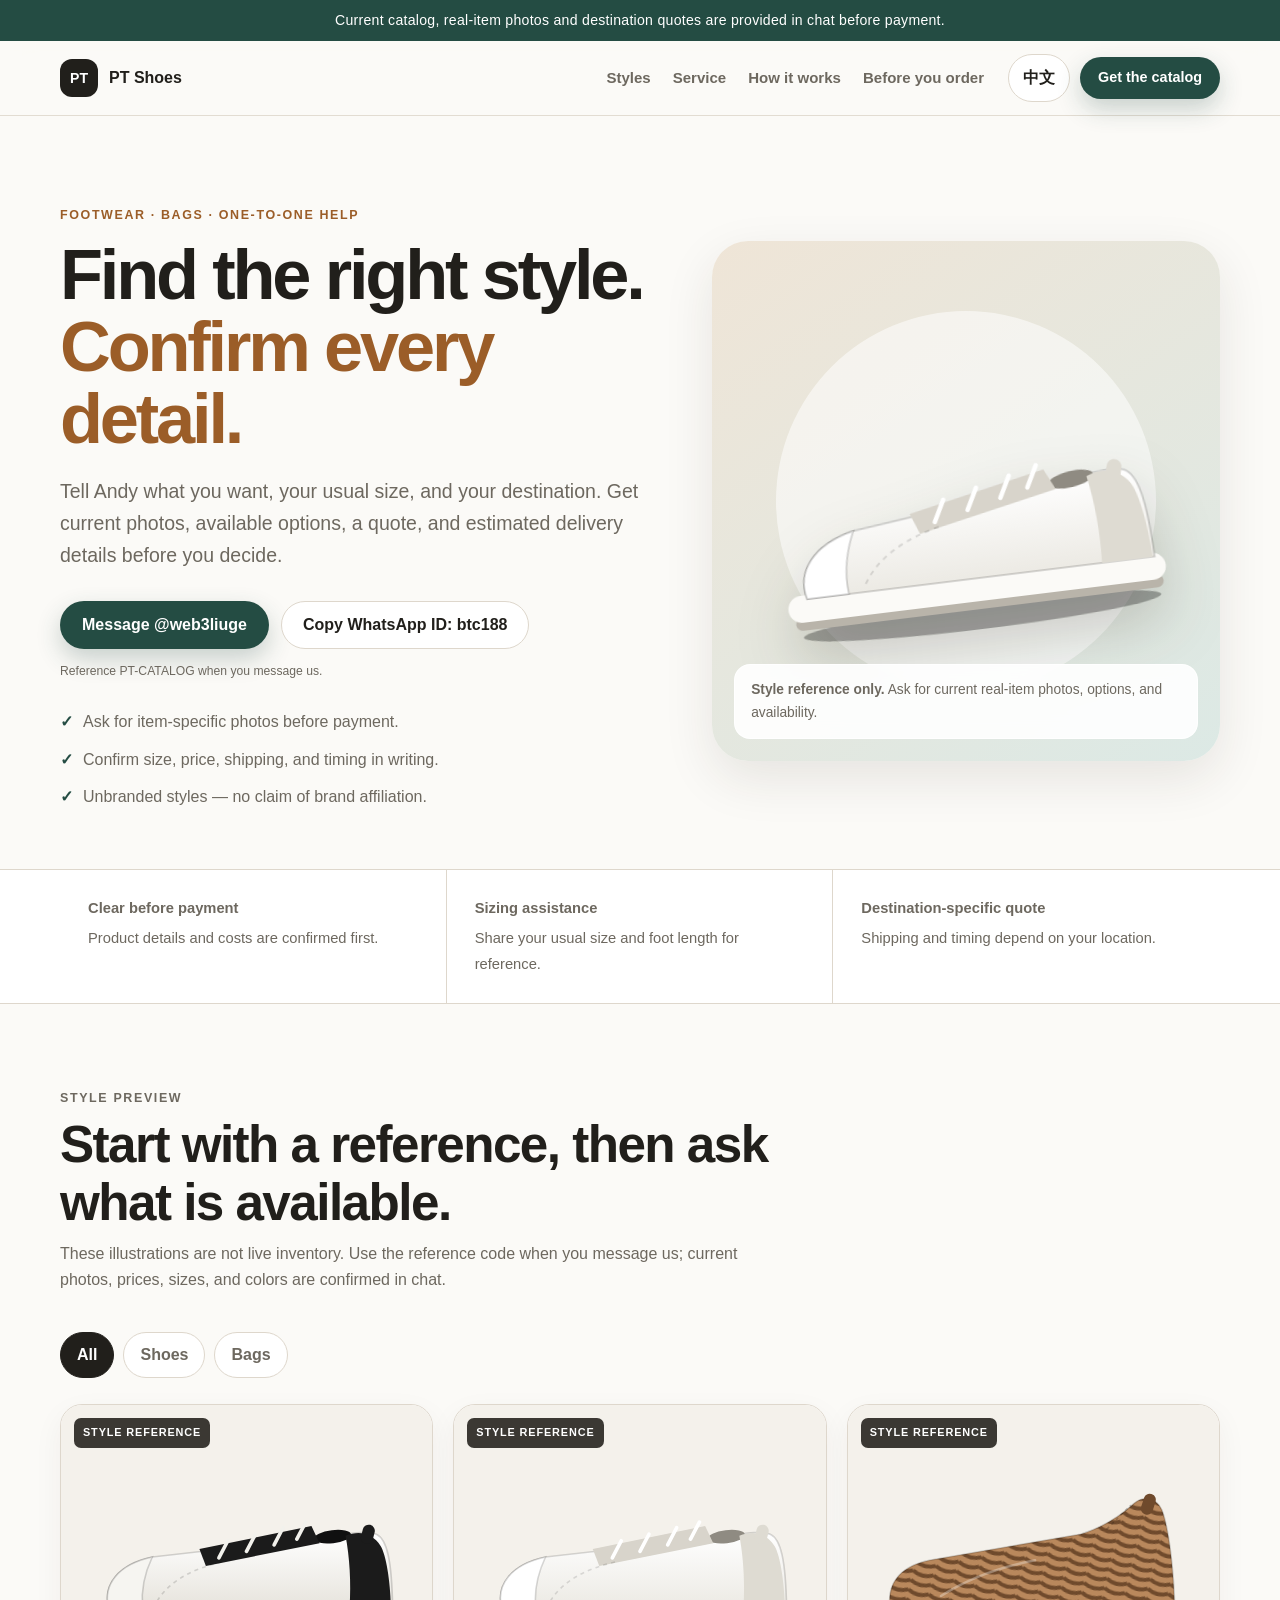
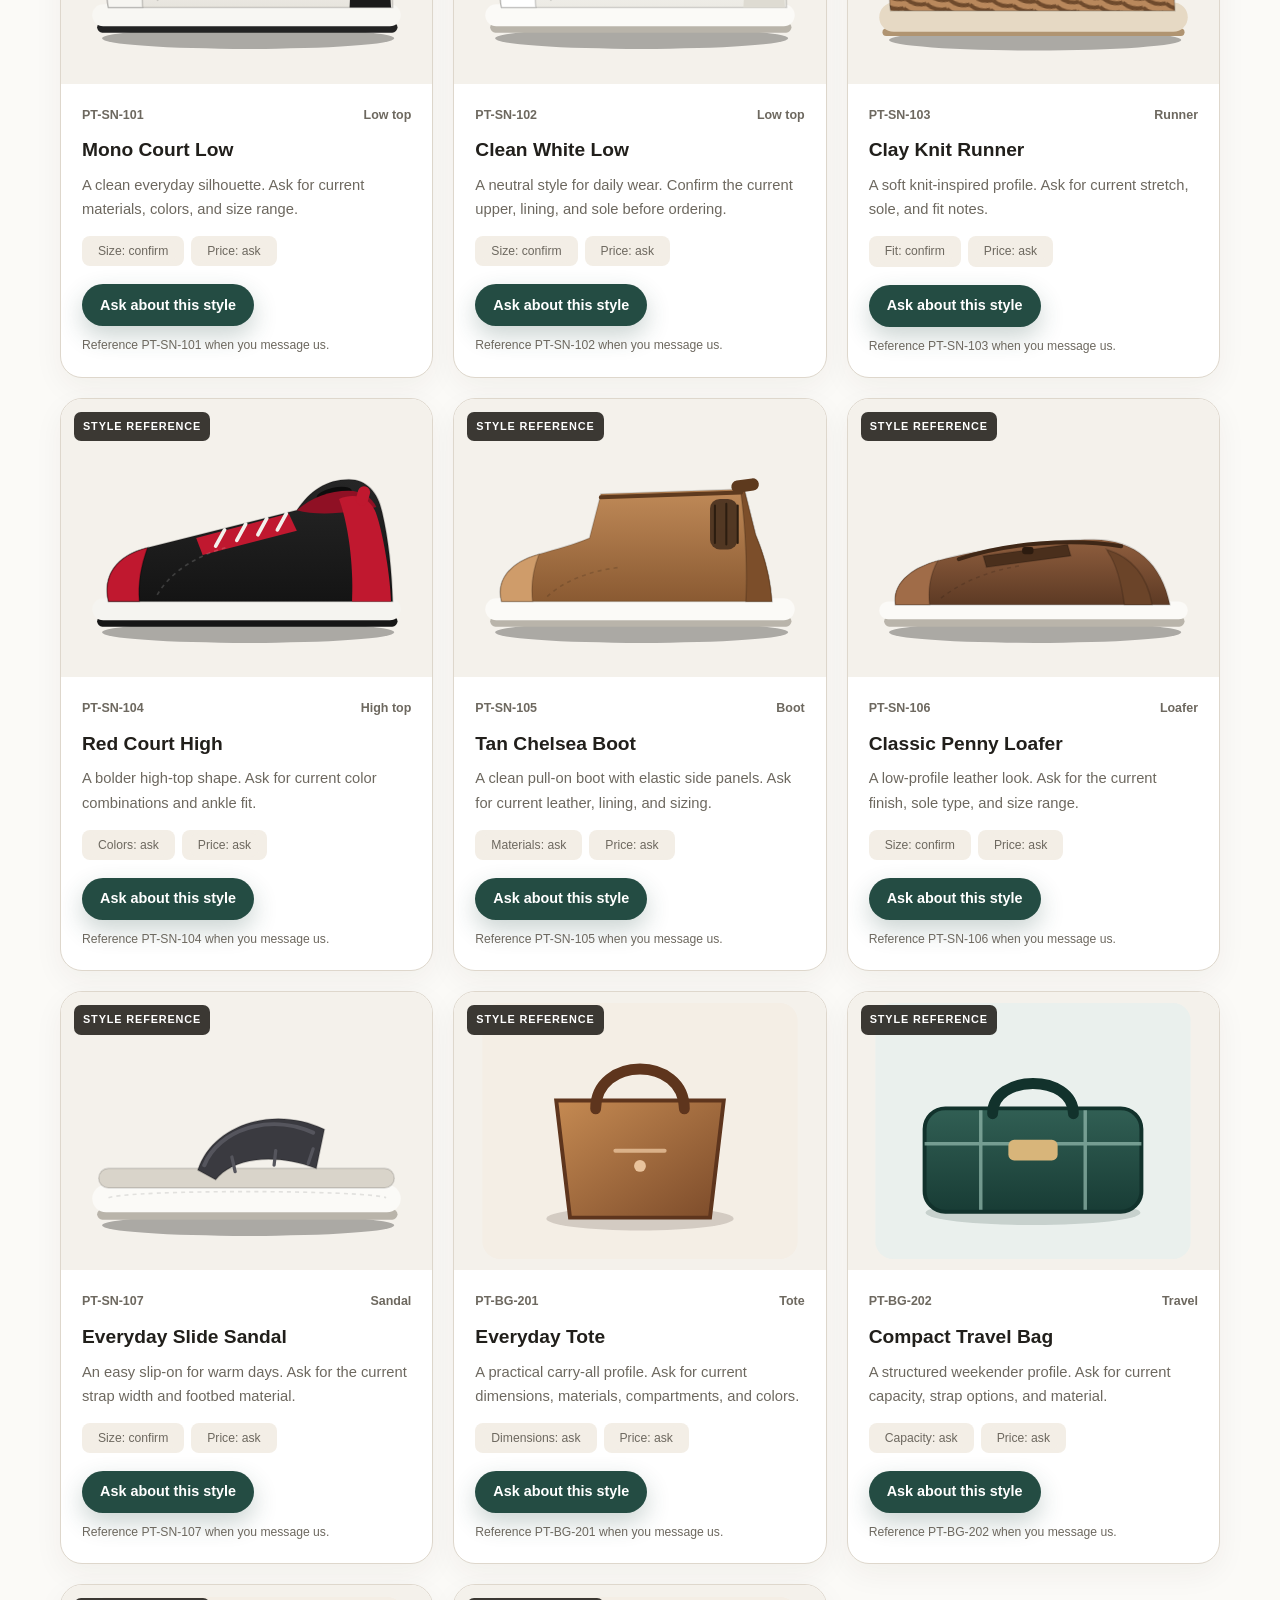
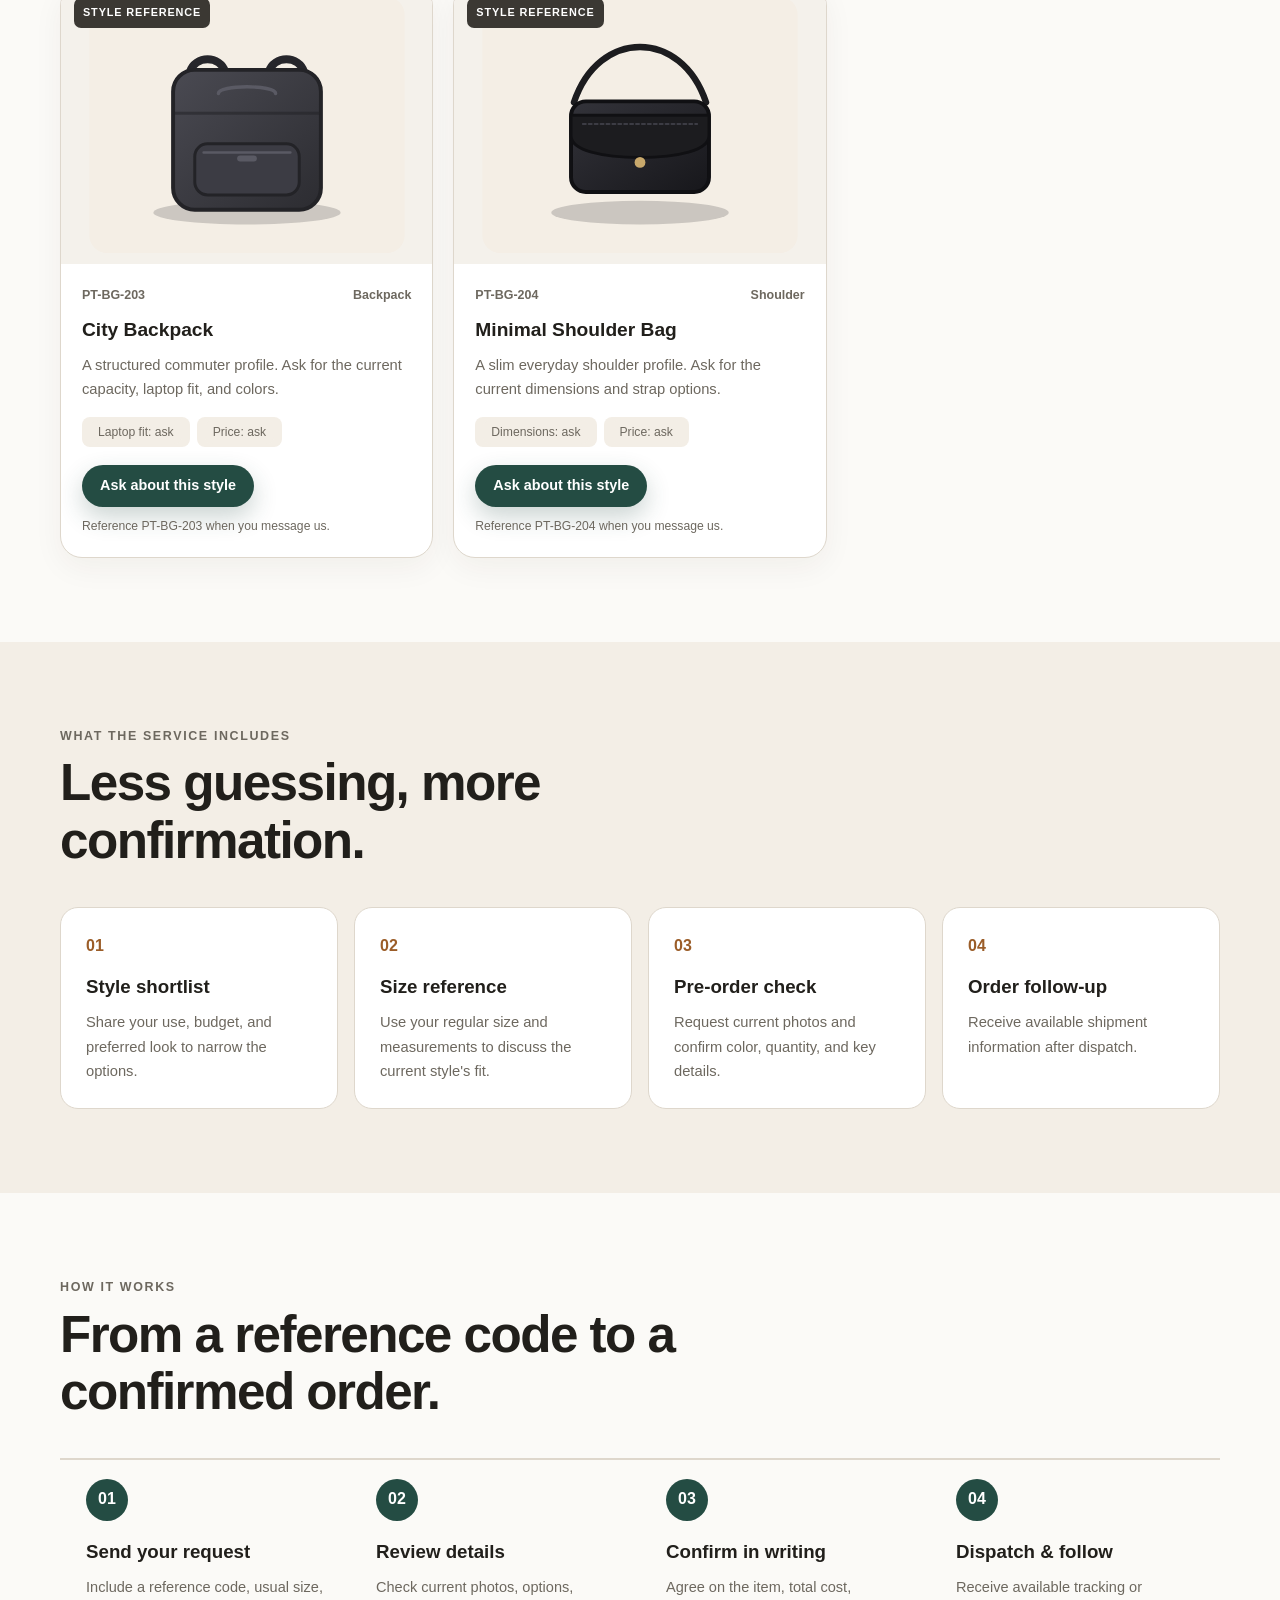
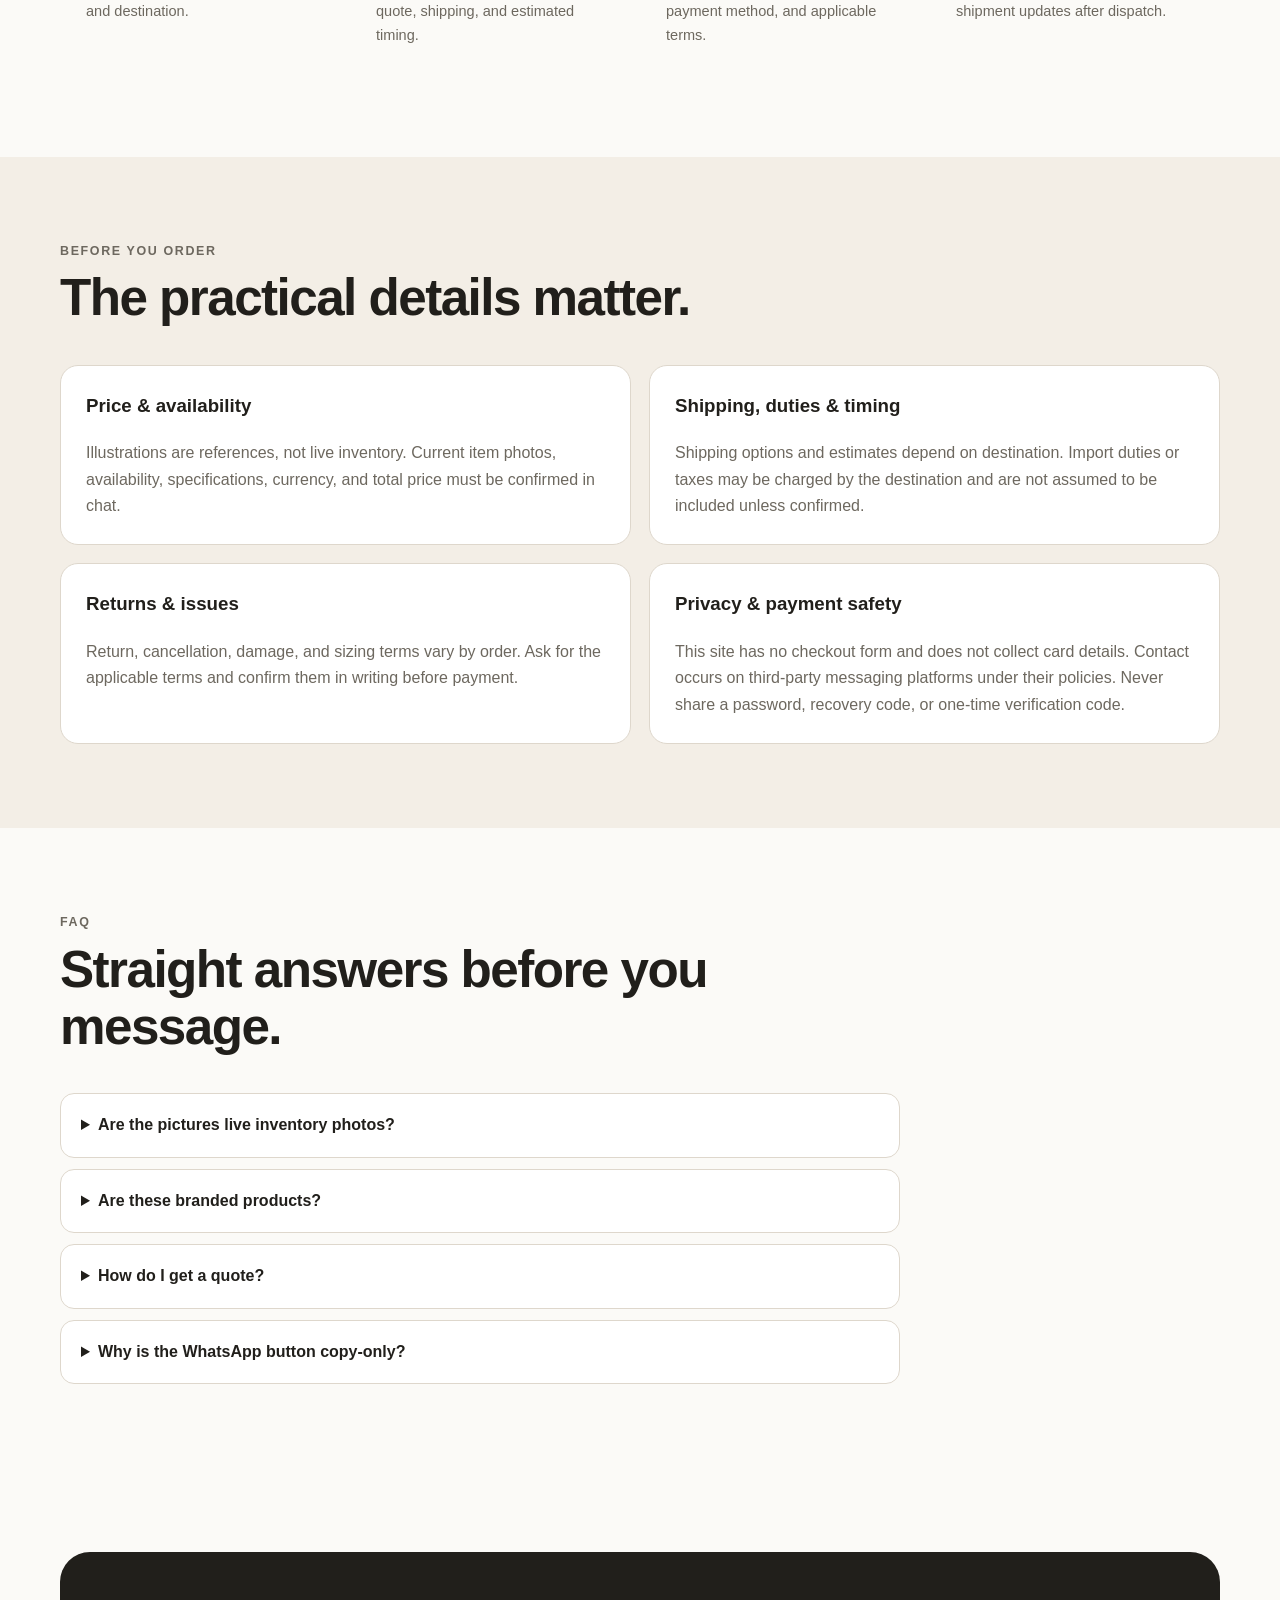
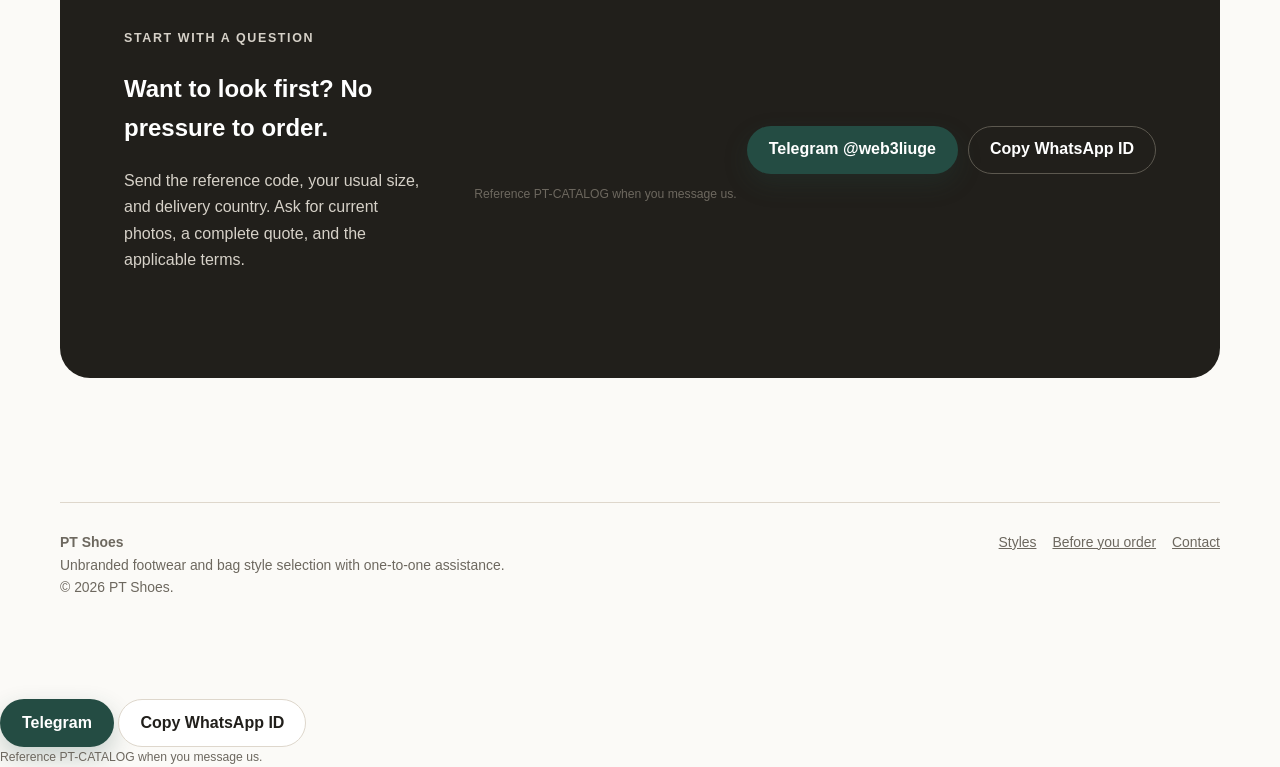
<file: index.html>
<!doctype html>
<html lang="en">
<head>
  <meta charset="utf-8" />
  <meta name="viewport" content="width=device-width, initial-scale=1" />
  <meta name="theme-color" content="#fbfaf7" />
  <title>PT Shoes | Unbranded Footwear &amp; Bag Selection</title>
  <meta name="description" content="Explore unbranded footwear and bag styles with one-to-one help on current photos, sizing, pricing, shipping, and availability. English and Chinese support." />
  <meta name="robots" content="index,follow" />
  <link rel="canonical" href="https://ptshoes.us.ci/" />
  <link rel="manifest" href="/site.webmanifest" />
  <link rel="icon" type="image/svg+xml" href="/site-icon.svg" />
  <meta property="og:type" content="website" />
  <meta property="og:site_name" content="PT Shoes" />
  <meta property="og:title" content="PT Shoes | Unbranded Footwear &amp; Bag Selection" />
  <meta property="og:description" content="Ask for current photos, available sizes, a quote, and destination-specific shipping before you decide." />
  <meta property="og:url" content="https://ptshoes.us.ci/" />
  <meta property="og:image" content="https://ptshoes.us.ci/og-image.png" />
  <meta name="twitter:card" content="summary_large_image" />
  <link rel="stylesheet" href="./styles.css" />
  <script type="application/ld+json">
  {
    "@context": "https://schema.org",
    "@type": "Organization",
    "name": "PT Shoes",
    "url": "https://ptshoes.us.ci/",
    "description": "One-to-one selection assistance for unbranded footwear, bags, and accessories.",
    "sameAs": ["https://t.me/web3liuge"],
    "contactPoint": {
      "@type": "ContactPoint",
      "contactType": "sales",
      "url": "https://t.me/web3liuge",
      "availableLanguage": ["English", "Chinese"]
    }
  }
  </script>
  <script type="application/ld+json">
  {
    "@context": "https://schema.org",
    "@type": "FAQPage",
    "mainEntity": [
      {"@type":"Question","name":"Are the pictures live inventory photos?","acceptedAnswer":{"@type":"Answer","text":"No. Illustrations on this page are style references. Ask for current, item-specific photos and availability before ordering."}},
      {"@type":"Question","name":"How do I get a price and shipping quote?","acceptedAnswer":{"@type":"Answer","text":"Send the reference code, your size, and destination through Telegram. Price, shipping, timing, and any applicable terms are confirmed before payment."}},
      {"@type":"Question","name":"Are these branded products?","acceptedAnswer":{"@type":"Answer","text":"No. This page presents unbranded styles and does not claim affiliation with or authorization from any third-party brand."}}
    ]
  }
  </script>
</head>
<body data-site-lang="en">
  <a class="skip-link" href="#catalog"><span lang="en">Skip to styles</span><span lang="zh-CN">跳到款式</span></a>

  <div class="notice">
    <span lang="en">Current catalog, real-item photos and destination quotes are provided in chat before payment.</span>
    <span lang="zh-CN">付款前通过聊天确认当前目录、商品实拍与目的地报价。</span>
  </div>

  <header class="site-header">
    <div class="wrap nav">
      <a class="logo" href="#top" aria-label="PT Shoes home"><span class="logo-mark">PT</span><span>PT Shoes</span></a>
      <nav class="nav-links" aria-label="Primary navigation">
        <a href="#catalog"><span lang="en">Styles</span><span lang="zh-CN">款式</span></a>
        <a href="#service"><span lang="en">Service</span><span lang="zh-CN">服务</span></a>
        <a href="#process"><span lang="en">How it works</span><span lang="zh-CN">购买流程</span></a>
        <a href="#policies"><span lang="en">Before you order</span><span lang="zh-CN">下单须知</span></a>
      </nav>
      <div class="nav-actions">
        <button class="lang-toggle" type="button" data-language-toggle aria-label="切换到中文">中文</button>
        <a class="btn btn-primary btn-small" href="https://t.me/web3liuge" target="_blank" rel="noopener">
          <span lang="en">Get the catalog</span><span lang="zh-CN">获取目录</span>
        </a>
      </div>
    </div>
  </header>

  <main id="top">
    <section class="hero">
      <div class="wrap hero-grid">
        <div>
          <p class="eyebrow"><span lang="en">Footwear · Bags · One-to-one help</span><span lang="zh-CN">鞋履 · 包袋 · 一对一咨询</span></p>
          <h1>
            <span lang="en">Find the right style. <em>Confirm every detail.</em></span>
            <span lang="zh-CN">找到喜欢的款式，<em>下单前确认每个细节。</em></span>
          </h1>
          <p class="hero-lead">
            <span lang="en">Tell Andy what you want, your usual size, and your destination. Get current photos, available options, a quote, and estimated delivery details before you decide.</span>
            <span lang="zh-CN">告诉 Andy 你的款式需求、常穿尺码和收货地区。决定下单前，先获取当前实拍、可选规格、报价和预计配送信息。</span>
          </p>
          <div class="hero-actions">
            <a class="btn btn-primary" href="https://t.me/web3liuge" target="_blank" rel="noopener" data-inquiry="PT-CATALOG">
              <span lang="en">Message @web3liuge</span><span lang="zh-CN">联系 @web3liuge</span>
            </a>
            <button class="btn btn-secondary" type="button" data-copy-whatsapp>
              <span lang="en">Copy WhatsApp ID: btc188</span><span lang="zh-CN">复制 WhatsApp ID：btc188</span>
            </button>
          </div>
          <ul class="proof-list">
            <li><b>✓</b><span lang="en">Ask for item-specific photos before payment.</span><span lang="zh-CN">付款前可索取具体商品实拍。</span></li>
            <li><b>✓</b><span lang="en">Confirm size, price, shipping, and timing in writing.</span><span lang="zh-CN">以文字确认尺码、价格、运费和时效。</span></li>
            <li><b>✓</b><span lang="en">Unbranded styles — no claim of brand affiliation.</span><span lang="zh-CN">仅展示无品牌款式，不声称与任何品牌有关联。</span></li>
          </ul>
        </div>
        <div class="hero-visual" aria-label="Unbranded sneaker style illustration">
          <img src="./assets/shoes/court-low-white.svg" alt="Illustration of an unbranded white low-top sneaker" width="420" height="300" />
          <div class="visual-note">
            <span lang="en"><strong>Style reference only.</strong> Ask for current real-item photos, options, and availability.</span>
            <span lang="zh-CN"><strong>仅作款式参考。</strong>请联系获取当前商品实拍、可选规格和库存情况。</span>
          </div>
        </div>
      </div>
    </section>

    <section class="trust-strip" aria-label="Service principles">
      <div class="wrap trust-grid">
        <div class="trust-item"><strong><span lang="en">Clear before payment</span><span lang="zh-CN">付款前说明清楚</span></strong><span lang="en">Product details and costs are confirmed first.</span><span lang="zh-CN">先确认商品信息和全部费用。</span></div>
        <div class="trust-item"><strong><span lang="en">Sizing assistance</span><span lang="zh-CN">尺码协助</span></strong><span lang="en">Share your usual size and foot length for reference.</span><span lang="zh-CN">提供常穿尺码和脚长作为参考。</span></div>
        <div class="trust-item"><strong><span lang="en">Destination-specific quote</span><span lang="zh-CN">按目的地报价</span></strong><span lang="en">Shipping and timing depend on your location.</span><span lang="zh-CN">运费与时效根据收货地区确认。</span></div>
      </div>
    </section>

    <section id="catalog" class="section">
      <div class="wrap">
        <div class="section-head">
          <p class="eyebrow"><span lang="en">Style preview</span><span lang="zh-CN">款式预览</span></p>
          <h2><span lang="en">Start with a reference, then ask what is available.</span><span lang="zh-CN">先选参考款，再确认当前可选商品。</span></h2>
          <p><span lang="en">These illustrations are not live inventory. Use the reference code when you message us; current photos, prices, sizes, and colors are confirmed in chat.</span><span lang="zh-CN">以下插画并非实时库存。咨询时请发送参考编号，当前实拍、价格、尺码和颜色以聊天确认结果为准。</span></p>
        </div>
        <div class="filters" aria-label="Filter style references">
          <button class="filter is-active" type="button" data-filter="all" aria-pressed="true"><span lang="en">All</span><span lang="zh-CN">全部</span></button>
          <button class="filter" type="button" data-filter="shoes" aria-pressed="false"><span lang="en">Shoes</span><span lang="zh-CN">鞋履</span></button>
          <button class="filter" type="button" data-filter="bags" aria-pressed="false"><span lang="en">Bags</span><span lang="zh-CN">包袋</span></button>
        </div>
        <div class="product-grid">
          <article class="product-card" data-category="shoes">
            <div class="product-media"><span class="reference-badge">STYLE REFERENCE</span><img src="./assets/shoes/court-low-panda.svg" alt="Black and white unbranded court shoe illustration" width="420" height="300" loading="lazy" /></div>
            <div class="product-body"><div class="product-meta"><span>PT-SN-101</span><span><span lang="en">Low top</span><span lang="zh-CN">低帮</span></span></div><h3><span lang="en">Mono Court Low</span><span lang="zh-CN">黑白低帮板鞋</span></h3><p><span lang="en">A clean everyday silhouette. Ask for current materials, colors, and size range.</span><span lang="zh-CN">简洁日常轮廓。可咨询当前材质、颜色和尺码范围。</span></p><div class="specs"><span><span lang="en">Size: confirm</span><span lang="zh-CN">尺码：确认</span></span><span><span lang="en">Price: ask</span><span lang="zh-CN">价格：咨询</span></span></div><div class="product-actions"><a class="btn btn-primary btn-small" href="https://t.me/web3liuge" target="_blank" rel="noopener" data-inquiry="PT-SN-101"><span lang="en">Ask about this style</span><span lang="zh-CN">咨询这款</span></a></div></div>
          </article>
          <article class="product-card" data-category="shoes">
            <div class="product-media"><span class="reference-badge">STYLE REFERENCE</span><img src="./assets/shoes/court-low-white.svg" alt="White unbranded low-top shoe illustration" width="420" height="300" loading="lazy" /></div>
            <div class="product-body"><div class="product-meta"><span>PT-SN-102</span><span><span lang="en">Low top</span><span lang="zh-CN">低帮</span></span></div><h3><span lang="en">Clean White Low</span><span lang="zh-CN">纯白低帮休闲鞋</span></h3><p><span lang="en">A neutral style for daily wear. Confirm the current upper, lining, and sole before ordering.</span><span lang="zh-CN">适合日常搭配的中性款。下单前请确认当前鞋面、内里和鞋底信息。</span></p><div class="specs"><span><span lang="en">Size: confirm</span><span lang="zh-CN">尺码：确认</span></span><span><span lang="en">Price: ask</span><span lang="zh-CN">价格：咨询</span></span></div><div class="product-actions"><a class="btn btn-primary btn-small" href="https://t.me/web3liuge" target="_blank" rel="noopener" data-inquiry="PT-SN-102"><span lang="en">Ask about this style</span><span lang="zh-CN">咨询这款</span></a></div></div>
          </article>
          <article class="product-card" data-category="shoes">
            <div class="product-media"><span class="reference-badge">STYLE REFERENCE</span><img src="./assets/shoes/knit-runner-clay.svg" alt="Earth-tone unbranded knit runner illustration" width="420" height="300" loading="lazy" /></div>
            <div class="product-body"><div class="product-meta"><span>PT-SN-103</span><span><span lang="en">Runner</span><span lang="zh-CN">运动休闲</span></span></div><h3><span lang="en">Clay Knit Runner</span><span lang="zh-CN">大地色针织休闲鞋</span></h3><p><span lang="en">A soft knit-inspired profile. Ask for current stretch, sole, and fit notes.</span><span lang="zh-CN">柔和针织风格轮廓。可咨询当前弹性、鞋底和版型说明。</span></p><div class="specs"><span><span lang="en">Fit: confirm</span><span lang="zh-CN">版型：确认</span></span><span><span lang="en">Price: ask</span><span lang="zh-CN">价格：咨询</span></span></div><div class="product-actions"><a class="btn btn-primary btn-small" href="https://t.me/web3liuge" target="_blank" rel="noopener" data-inquiry="PT-SN-103"><span lang="en">Ask about this style</span><span lang="zh-CN">咨询这款</span></a></div></div>
          </article>
          <article class="product-card" data-category="shoes">
            <div class="product-media"><span class="reference-badge">STYLE REFERENCE</span><img src="./assets/shoes/court-high-red.svg" alt="Red and white unbranded high-top shoe illustration" width="420" height="300" loading="lazy" /></div>
            <div class="product-body"><div class="product-meta"><span>PT-SN-104</span><span><span lang="en">High top</span><span lang="zh-CN">高帮</span></span></div><h3><span lang="en">Red Court High</span><span lang="zh-CN">红白高帮板鞋</span></h3><p><span lang="en">A bolder high-top shape. Ask for current color combinations and ankle fit.</span><span lang="zh-CN">更醒目的高帮轮廓。可咨询当前配色和脚踝包裹感。</span></p><div class="specs"><span><span lang="en">Colors: ask</span><span lang="zh-CN">颜色：咨询</span></span><span><span lang="en">Price: ask</span><span lang="zh-CN">价格：咨询</span></span></div><div class="product-actions"><a class="btn btn-primary btn-small" href="https://t.me/web3liuge" target="_blank" rel="noopener" data-inquiry="PT-SN-104"><span lang="en">Ask about this style</span><span lang="zh-CN">咨询这款</span></a></div></div>
          </article>
          <article class="product-card" data-category="shoes">
            <div class="product-media"><span class="reference-badge">STYLE REFERENCE</span><img src="./assets/shoes/chelsea-boot-tan.svg" alt="Tan unbranded chelsea boot illustration" width="420" height="300" loading="lazy" /></div>
            <div class="product-body"><div class="product-meta"><span>PT-SN-105</span><span><span lang="en">Boot</span><span lang="zh-CN">靴子</span></span></div><h3><span lang="en">Tan Chelsea Boot</span><span lang="zh-CN">棕黄切尔西靴</span></h3><p><span lang="en">A clean pull-on boot with elastic side panels. Ask for current leather, lining, and sizing.</span><span lang="zh-CN">一脚蹬设计，侧面弹性拼块。可咨询当前皮料、内里和尺码。</span></p><div class="specs"><span><span lang="en">Materials: ask</span><span lang="zh-CN">材质：咨询</span></span><span><span lang="en">Price: ask</span><span lang="zh-CN">价格：咨询</span></span></div><div class="product-actions"><a class="btn btn-primary btn-small" href="https://t.me/web3liuge" target="_blank" rel="noopener" data-inquiry="PT-SN-105"><span lang="en">Ask about this style</span><span lang="zh-CN">咨询这款</span></a></div></div>
          </article>
          <article class="product-card" data-category="shoes">
            <div class="product-media"><span class="reference-badge">STYLE REFERENCE</span><img src="./assets/shoes/loafer-brown.svg" alt="Brown unbranded penny loafer illustration" width="420" height="300" loading="lazy" /></div>
            <div class="product-body"><div class="product-meta"><span>PT-SN-106</span><span><span lang="en">Loafer</span><span lang="zh-CN">乐福鞋</span></span></div><h3><span lang="en">Classic Penny Loafer</span><span lang="zh-CN">经典乐福鞋</span></h3><p><span lang="en">A low-profile leather look. Ask for the current finish, sole type, and size range.</span><span lang="zh-CN">低帮皮面风格。可咨询当前做工、鞋底类型和尺码范围。</span></p><div class="specs"><span><span lang="en">Size: confirm</span><span lang="zh-CN">尺码：确认</span></span><span><span lang="en">Price: ask</span><span lang="zh-CN">价格：咨询</span></span></div><div class="product-actions"><a class="btn btn-primary btn-small" href="https://t.me/web3liuge" target="_blank" rel="noopener" data-inquiry="PT-SN-106"><span lang="en">Ask about this style</span><span lang="zh-CN">咨询这款</span></a></div></div>
          </article>
          <article class="product-card" data-category="shoes">
            <div class="product-media"><span class="reference-badge">STYLE REFERENCE</span><img src="./assets/shoes/slide-sandal-charcoal.svg" alt="Charcoal unbranded slide sandal illustration" width="420" height="300" loading="lazy" /></div>
            <div class="product-body"><div class="product-meta"><span>PT-SN-107</span><span><span lang="en">Sandal</span><span lang="zh-CN">凉拖</span></span></div><h3><span lang="en">Everyday Slide Sandal</span><span lang="zh-CN">日常凉拖</span></h3><p><span lang="en">An easy slip-on for warm days. Ask for the current strap width and footbed material.</span><span lang="zh-CN">夏日懒人一脚蹬。可咨询当前鞋带宽度和鞋垫材质。</span></p><div class="specs"><span><span lang="en">Size: confirm</span><span lang="zh-CN">尺码：确认</span></span><span><span lang="en">Price: ask</span><span lang="zh-CN">价格：咨询</span></span></div><div class="product-actions"><a class="btn btn-primary btn-small" href="https://t.me/web3liuge" target="_blank" rel="noopener" data-inquiry="PT-SN-107"><span lang="en">Ask about this style</span><span lang="zh-CN">咨询这款</span></a></div></div>
          </article>
          <article class="product-card" data-category="bags">
            <div class="product-media"><span class="reference-badge">STYLE REFERENCE</span><img src="./assets/products/everyday-tote.svg" alt="Unbranded brown everyday tote illustration" width="640" height="520" loading="lazy" /></div>
            <div class="product-body"><div class="product-meta"><span>PT-BG-201</span><span><span lang="en">Tote</span><span lang="zh-CN">托特包</span></span></div><h3><span lang="en">Everyday Tote</span><span lang="zh-CN">日常托特包</span></h3><p><span lang="en">A practical carry-all profile. Ask for current dimensions, materials, compartments, and colors.</span><span lang="zh-CN">实用大容量轮廓。可咨询当前尺寸、材质、隔层和颜色。</span></p><div class="specs"><span><span lang="en">Dimensions: ask</span><span lang="zh-CN">尺寸：咨询</span></span><span><span lang="en">Price: ask</span><span lang="zh-CN">价格：咨询</span></span></div><div class="product-actions"><a class="btn btn-primary btn-small" href="https://t.me/web3liuge" target="_blank" rel="noopener" data-inquiry="PT-BG-201"><span lang="en">Ask about this style</span><span lang="zh-CN">咨询这款</span></a></div></div>
          </article>
          <article class="product-card" data-category="bags">
            <div class="product-media"><span class="reference-badge">STYLE REFERENCE</span><img src="./assets/products/travel-bag.svg" alt="Unbranded dark green travel bag illustration" width="640" height="520" loading="lazy" /></div>
            <div class="product-body"><div class="product-meta"><span>PT-BG-202</span><span><span lang="en">Travel</span><span lang="zh-CN">旅行包</span></span></div><h3><span lang="en">Compact Travel Bag</span><span lang="zh-CN">轻便旅行包</span></h3><p><span lang="en">A structured weekender profile. Ask for current capacity, strap options, and material.</span><span lang="zh-CN">有型的短途旅行轮廓。可咨询当前容量、背带配置和材质。</span></p><div class="specs"><span><span lang="en">Capacity: ask</span><span lang="zh-CN">容量：咨询</span></span><span><span lang="en">Price: ask</span><span lang="zh-CN">价格：咨询</span></span></div><div class="product-actions"><a class="btn btn-primary btn-small" href="https://t.me/web3liuge" target="_blank" rel="noopener" data-inquiry="PT-BG-202"><span lang="en">Ask about this style</span><span lang="zh-CN">咨询这款</span></a></div></div>
          </article>
          <article class="product-card" data-category="bags">
            <div class="product-media"><span class="reference-badge">STYLE REFERENCE</span><img src="./assets/products/backpack-charcoal.svg" alt="Charcoal unbranded backpack illustration" width="640" height="520" loading="lazy" /></div>
            <div class="product-body"><div class="product-meta"><span>PT-BG-203</span><span><span lang="en">Backpack</span><span lang="zh-CN">双肩包</span></span></div><h3><span lang="en">City Backpack</span><span lang="zh-CN">通勤双肩包</span></h3><p><span lang="en">A structured commuter profile. Ask for the current capacity, laptop fit, and colors.</span><span lang="zh-CN">通勤结构轮廓。可咨询当前容量、电脑隔层和颜色。</span></p><div class="specs"><span><span lang="en">Laptop fit: ask</span><span lang="zh-CN">电脑位：咨询</span></span><span><span lang="en">Price: ask</span><span lang="zh-CN">价格：咨询</span></span></div><div class="product-actions"><a class="btn btn-primary btn-small" href="https://t.me/web3liuge" target="_blank" rel="noopener" data-inquiry="PT-BG-203"><span lang="en">Ask about this style</span><span lang="zh-CN">咨询这款</span></a></div></div>
          </article>
          <article class="product-card" data-category="bags">
            <div class="product-media"><span class="reference-badge">STYLE REFERENCE</span><img src="./assets/products/shoulder-bag-noir.svg" alt="Black unbranded shoulder bag illustration" width="640" height="520" loading="lazy" /></div>
            <div class="product-body"><div class="product-meta"><span>PT-BG-204</span><span><span lang="en">Shoulder</span><span lang="zh-CN">单肩包</span></span></div><h3><span lang="en">Minimal Shoulder Bag</span><span lang="zh-CN">简约单肩包</span></h3><p><span lang="en">A slim everyday shoulder profile. Ask for the current dimensions and strap options.</span><span lang="zh-CN">日常细肩带轮廓。可咨询当前尺寸和背带配置。</span></p><div class="specs"><span><span lang="en">Dimensions: ask</span><span lang="zh-CN">尺寸：咨询</span></span><span><span lang="en">Price: ask</span><span lang="zh-CN">价格：咨询</span></span></div><div class="product-actions"><a class="btn btn-primary btn-small" href="https://t.me/web3liuge" target="_blank" rel="noopener" data-inquiry="PT-BG-204"><span lang="en">Ask about this style</span><span lang="zh-CN">咨询这款</span></a></div></div>
          </article>
        </div>
      </div>
    </section>

    <section id="service" class="section section-alt">
      <div class="wrap">
        <div class="section-head"><p class="eyebrow"><span lang="en">What the service includes</span><span lang="zh-CN">服务内容</span></p><h2><span lang="en">Less guessing, more confirmation.</span><span lang="zh-CN">少一点盲选，多一点确认。</span></h2></div>
        <div class="service-grid">
          <article class="service-card"><span class="num">01</span><h3><span lang="en">Style shortlist</span><span lang="zh-CN">选款建议</span></h3><p><span lang="en">Share your use, budget, and preferred look to narrow the options.</span><span lang="zh-CN">说明用途、预算和喜欢的风格，协助缩小选择范围。</span></p></article>
          <article class="service-card"><span class="num">02</span><h3><span lang="en">Size reference</span><span lang="zh-CN">尺码参考</span></h3><p><span lang="en">Use your regular size and measurements to discuss the current style's fit.</span><span lang="zh-CN">结合常穿尺码和测量信息，讨论当前款式版型。</span></p></article>
          <article class="service-card"><span class="num">03</span><h3><span lang="en">Pre-order check</span><span lang="zh-CN">下单前核对</span></h3><p><span lang="en">Request current photos and confirm color, quantity, and key details.</span><span lang="zh-CN">索取当前实拍，并确认颜色、数量和主要细节。</span></p></article>
          <article class="service-card"><span class="num">04</span><h3><span lang="en">Order follow-up</span><span lang="zh-CN">订单跟进</span></h3><p><span lang="en">Receive available shipment information after dispatch.</span><span lang="zh-CN">发货后获取可提供的物流信息。</span></p></article>
        </div>
      </div>
    </section>

    <section id="process" class="section">
      <div class="wrap">
        <div class="section-head"><p class="eyebrow"><span lang="en">How it works</span><span lang="zh-CN">购买流程</span></p><h2><span lang="en">From a reference code to a confirmed order.</span><span lang="zh-CN">从参考编号到确认订单。</span></h2></div>
        <div class="process">
          <article class="process-step"><h3><span lang="en">Send your request</span><span lang="zh-CN">发送需求</span></h3><p><span lang="en">Include a reference code, usual size, and destination.</span><span lang="zh-CN">提供参考编号、常穿尺码和收货地区。</span></p></article>
          <article class="process-step"><h3><span lang="en">Review details</span><span lang="zh-CN">核对细节</span></h3><p><span lang="en">Check current photos, options, quote, shipping, and estimated timing.</span><span lang="zh-CN">确认当前实拍、可选规格、报价、运费和预计时效。</span></p></article>
          <article class="process-step"><h3><span lang="en">Confirm in writing</span><span lang="zh-CN">文字确认</span></h3><p><span lang="en">Agree on the item, total cost, payment method, and applicable terms.</span><span lang="zh-CN">以文字确认商品、总费用、付款方式和适用条款。</span></p></article>
          <article class="process-step"><h3><span lang="en">Dispatch &amp; follow</span><span lang="zh-CN">发货与跟进</span></h3><p><span lang="en">Receive available tracking or shipment updates after dispatch.</span><span lang="zh-CN">发货后获取可提供的物流或运输更新。</span></p></article>
        </div>
      </div>
    </section>

    <section id="policies" class="section section-alt">
      <div class="wrap">
        <div class="section-head"><p class="eyebrow"><span lang="en">Before you order</span><span lang="zh-CN">下单须知</span></p><h2><span lang="en">The practical details matter.</span><span lang="zh-CN">把实际细节先说清楚。</span></h2></div>
        <div class="policy-grid">
          <article class="policy"><h3><span lang="en">Price &amp; availability</span><span lang="zh-CN">价格与库存</span></h3><p><span lang="en">Illustrations are references, not live inventory. Current item photos, availability, specifications, currency, and total price must be confirmed in chat.</span><span lang="zh-CN">页面插画仅作参考，并非实时库存。当前实拍、库存、规格、币种和总价须通过聊天确认。</span></p></article>
          <article class="policy"><h3><span lang="en">Shipping, duties &amp; timing</span><span lang="zh-CN">运输、税费与时效</span></h3><p><span lang="en">Shipping options and estimates depend on destination. Import duties or taxes may be charged by the destination and are not assumed to be included unless confirmed.</span><span lang="zh-CN">运输方式和预计时效取决于目的地。除非另有确认，目的地产生的进口税费不视为已包含。</span></p></article>
          <article class="policy"><h3><span lang="en">Returns &amp; issues</span><span lang="zh-CN">退换与异常</span></h3><p><span lang="en">Return, cancellation, damage, and sizing terms vary by order. Ask for the applicable terms and confirm them in writing before payment.</span><span lang="zh-CN">退换、取消、破损和尺码相关条件可能因订单而异。付款前请索取并以文字确认适用条款。</span></p></article>
          <article class="policy"><h3><span lang="en">Privacy &amp; payment safety</span><span lang="zh-CN">隐私与付款安全</span></h3><p><span lang="en">This site has no checkout form and does not collect card details. Contact occurs on third-party messaging platforms under their policies. Never share a password, recovery code, or one-time verification code.</span><span lang="zh-CN">本站没有在线结账表单，也不收集银行卡信息。联系通过第三方通讯平台进行并受其政策约束。不要分享密码、恢复码或一次性验证码。</span></p></article>
        </div>
      </div>
    </section>

    <section class="section">
      <div class="wrap">
        <div class="section-head"><p class="eyebrow"><span lang="en">FAQ</span><span lang="zh-CN">常见问题</span></p><h2><span lang="en">Straight answers before you message.</span><span lang="zh-CN">联系前先了解这些问题。</span></h2></div>
        <div class="faq">
          <details><summary><span lang="en">Are the pictures live inventory photos?</span><span lang="zh-CN">页面图片是实时库存实拍吗？</span></summary><p><span lang="en">No. The page uses original illustrations as style references. Ask for current item-specific photos and availability before ordering.</span><span lang="zh-CN">不是。页面使用原创插画作为款式参考。下单前请索取具体商品当前实拍并确认库存。</span></p></details>
          <details><summary><span lang="en">Are these branded products?</span><span lang="zh-CN">这些是品牌商品吗？</span></summary><p><span lang="en">No. This page presents unbranded styles and does not claim affiliation with or authorization from any third-party brand.</span><span lang="zh-CN">不是。本页仅展示无品牌款式，不声称与任何第三方品牌存在关联或授权关系。</span></p></details>
          <details><summary><span lang="en">How do I get a quote?</span><span lang="zh-CN">如何获取报价？</span></summary><p><span lang="en">Send the reference code, your usual size, and destination through Telegram. Ask for current photos, available options, price, shipping, and estimated timing.</span><span lang="zh-CN">通过 Telegram 发送参考编号、常穿尺码和收货地区，并索取当前实拍、可选规格、价格、运费和预计时效。</span></p></details>
          <details><summary><span lang="en">Why is the WhatsApp button copy-only?</span><span lang="zh-CN">为什么 WhatsApp 只能复制 ID？</span></summary><p><span lang="en">The available contact is an ID rather than an international phone number, so the site does not create an invalid click-to-chat link. Copy <strong>btc188</strong> and search for it in WhatsApp.</span><span lang="zh-CN">目前提供的是 ID，而不是国际格式手机号，因此本站不会生成无效的点击聊天链接。请复制 <strong>btc188</strong> 后在 WhatsApp 中搜索。</span></p></details>
        </div>
      </div>
    </section>

    <section id="contact" class="section">
      <div class="wrap">
        <div class="contact-panel">
          <div><p class="eyebrow"><span lang="en">Start with a question</span><span lang="zh-CN">先问清楚再决定</span></p><h2><span lang="en">Want to look first? No pressure to order.</span><span lang="zh-CN">想先看看？不必急着下单。</span></h2><p><span lang="en">Send the reference code, your usual size, and delivery country. Ask for current photos, a complete quote, and the applicable terms.</span><span lang="zh-CN">发送参考编号、常穿尺码和收货国家/地区，索取当前实拍、完整报价和适用条款。</span></p><div class="copy-status" role="status" aria-live="polite" data-copy-status></div></div>
          <div class="contact-actions"><a class="btn btn-primary" href="https://t.me/web3liuge" target="_blank" rel="noopener" data-inquiry="PT-CATALOG"><span lang="en">Telegram @web3liuge</span><span lang="zh-CN">Telegram @web3liuge</span></a><button class="btn btn-secondary" type="button" data-copy-whatsapp><span lang="en">Copy WhatsApp ID</span><span lang="zh-CN">复制 WhatsApp ID</span></button></div>
        </div>
      </div>
    </section>
  </main>

  <footer class="site-footer">
    <div class="wrap footer-row">
      <div><strong>PT Shoes</strong><br /><span lang="en">Unbranded footwear and bag style selection with one-to-one assistance.</span><span lang="zh-CN">无品牌鞋包选款与一对一咨询。</span><br />&copy; <span id="year">2026</span> PT Shoes.</div>
      <div class="footer-links"><a href="#catalog"><span lang="en">Styles</span><span lang="zh-CN">款式</span></a><a href="#policies"><span lang="en">Before you order</span><span lang="zh-CN">下单须知</span></a><a href="#contact"><span lang="en">Contact</span><span lang="zh-CN">联系</span></a></div>
    </div>
  </footer>

  <div class="mobile-contact" aria-label="Contact options">
    <a class="btn btn-primary" href="https://t.me/web3liuge" target="_blank" rel="noopener" data-inquiry="PT-CATALOG"><span lang="en">Telegram</span><span lang="zh-CN">Telegram</span></a>
    <button class="btn btn-secondary" type="button" data-copy-whatsapp><span lang="en">Copy WhatsApp ID</span><span lang="zh-CN">复制 WhatsApp ID</span></button>
  </div>

  <script src="./site.js" defer></script>
  <script>document.getElementById("year").textContent = new Date().getFullYear();</script>
</body>
</html>
</file>
<file: styles.css>
:root {
  --bg: #fbfaf7;
  --surface: #ffffff;
  --surface-2: #f3eee6;
  --ink: #211f1b;
  --muted: #6d685f;
  --line: #ded7cc;
  --brand: #9b5d28;
  --brand-dark: #6f3e1b;
  --accent: #244c43;
  --accent-soft: #e3efeb;
  --shadow: 0 18px 50px rgba(53, 41, 27, 0.10);
  --radius: 22px;
}

* { box-sizing: border-box; }
html { scroll-behavior: smooth; }
body {
  margin: 0;
  background: var(--bg);
  color: var(--ink);
  font-family: "Avenir Next", "Segoe UI", "PingFang SC", "Microsoft YaHei", Arial, sans-serif;
  line-height: 1.65;
}
img, svg { display: block; max-width: 100%; }
a { color: inherit; }
button, a { -webkit-tap-highlight-color: transparent; }
button, input { font: inherit; }
:focus-visible { outline: 3px solid #d58c45; outline-offset: 4px; }

.skip-link {
  position: fixed; left: 16px; top: -80px; z-index: 200;
  background: var(--ink); color: white; padding: 10px 16px; border-radius: 10px;
}
.skip-link:focus { top: 16px; }

.notice {
  background: var(--accent); color: white; text-align: center;
  padding: 9px 16px; font-size: .88rem; letter-spacing: .02em;
}
.wrap { width: min(1160px, calc(100% - 40px)); margin-inline: auto; }

.site-header {
  position: sticky; top: 0; z-index: 80;
  background: rgba(251, 250, 247, .92); border-bottom: 1px solid rgba(222, 215, 204, .85);
  backdrop-filter: blur(16px);
}
.nav { min-height: 74px; display: flex; align-items: center; gap: 24px; }
.logo { display: inline-flex; align-items: center; gap: 11px; text-decoration: none; font-weight: 850; }
.logo-mark { width: 38px; height: 38px; display: grid; place-items: center; border-radius: 12px; background: var(--ink); color: white; font-size: .88rem; }
.nav-links { display: flex; align-items: center; gap: 22px; margin-left: auto; }
.nav-links a { text-decoration: none; color: var(--muted); font-size: .94rem; font-weight: 650; }
.nav-links a:hover { color: var(--ink); }
.nav-actions { display: flex; align-items: center; gap: 10px; }
.lang-toggle, .copy-id {
  border: 1px solid var(--line); background: var(--surface); color: var(--ink);
  border-radius: 999px; padding: 10px 14px; cursor: pointer; font-weight: 750;
}

.btn {
  display: inline-flex; align-items: center; justify-content: center; gap: 9px;
  min-height: 48px; padding: 0 21px; border-radius: 999px; border: 1px solid transparent;
  text-decoration: none; font-weight: 800; cursor: pointer; transition: transform .18s ease, box-shadow .18s ease;
}
.btn:hover { transform: translateY(-2px); }
.btn-primary { background: var(--accent); color: white; box-shadow: 0 10px 24px rgba(36, 76, 67, .24); }
.btn-secondary { background: var(--surface); border-color: var(--line); color: var(--ink); }
.btn-small { min-height: 42px; padding-inline: 17px; font-size: .9rem; }

.hero { padding: 76px 0 58px; }
.hero-grid { display: grid; grid-template-columns: 1.08fr .92fr; align-items: center; gap: 56px; }
.eyebrow { color: var(--brand); font-size: .78rem; font-weight: 850; letter-spacing: .13em; text-transform: uppercase; }
.hero h1 { margin: 14px 0 20px; font-size: clamp(2.55rem, 5.5vw, 5.15rem); line-height: 1.02; letter-spacing: -.045em; }
.hero h1 em { color: var(--brand); font-style: normal; }
.hero-lead { max-width: 680px; color: var(--muted); font-size: clamp(1.03rem, 1.6vw, 1.22rem); }
.hero-actions { display: flex; flex-wrap: wrap; gap: 12px; margin: 30px 0 28px; }
.proof-list { display: grid; gap: 11px; padding: 0; margin: 0; list-style: none; color: var(--muted); }
.proof-list li { display: flex; gap: 10px; align-items: flex-start; }
.proof-list b { color: var(--accent); }
.hero-visual {
  position: relative; min-height: 520px; border-radius: 36px; overflow: hidden;
  background: linear-gradient(145deg, #efe5d7, #dce9e5); box-shadow: var(--shadow);
  display: grid; place-items: center; isolation: isolate;
}
.hero-visual::before { content: ""; position: absolute; width: 380px; height: 380px; border-radius: 50%; background: rgba(255,255,255,.55); z-index: -1; }
.hero-visual img { width: 88%; transform: rotate(-7deg); filter: drop-shadow(0 28px 30px rgba(38, 28, 17, .20)); }
.visual-note { position: absolute; left: 22px; bottom: 22px; right: 22px; background: rgba(255,255,255,.90); border: 1px solid rgba(255,255,255,.9); padding: 14px 16px; border-radius: 16px; font-size: .86rem; color: var(--muted); backdrop-filter: blur(10px); }

.trust-strip { border-block: 1px solid var(--line); background: var(--surface); }
.trust-grid { display: grid; grid-template-columns: repeat(3, 1fr); }
.trust-item { padding: 25px 28px; border-right: 1px solid var(--line); }
.trust-item:last-child { border-right: 0; }
.trust-item strong { display: block; margin-bottom: 4px; }
.trust-item span { color: var(--muted); font-size: .92rem; }

.section { padding: 84px 0; }
.section-alt { background: var(--surface-2); }
.section-head { max-width: 720px; margin-bottom: 38px; }
.section-head h2 { margin: 8px 0 10px; font-size: clamp(2rem, 4vw, 3.25rem); line-height: 1.12; letter-spacing: -.03em; }
.section-head p { color: var(--muted); margin: 0; }

.filters { display: flex; gap: 9px; flex-wrap: wrap; margin-bottom: 26px; }
.filter { border: 1px solid var(--line); background: var(--surface); color: var(--muted); border-radius: 999px; padding: 9px 16px; cursor: pointer; font-weight: 750; }
.filter.is-active { background: var(--ink); border-color: var(--ink); color: white; }
.product-grid { display: grid; grid-template-columns: repeat(3, 1fr); gap: 20px; }
.product-card { background: var(--surface); border: 1px solid var(--line); border-radius: var(--radius); overflow: hidden; box-shadow: 0 10px 30px rgba(53,41,27,.05); }
.product-card[hidden] { display: none; }
.product-media { position: relative; aspect-ratio: 4 / 3; display: grid; place-items: center; background: #f4f1eb; overflow: hidden; }
.product-media img { width: 92%; height: 92%; object-fit: contain; }
.reference-badge { position: absolute; top: 13px; left: 13px; background: rgba(33,31,27,.88); color: white; padding: 6px 9px; border-radius: 7px; font-size: .68rem; font-weight: 850; letter-spacing: .08em; }
.product-body { padding: 21px; }
.product-meta { display: flex; justify-content: space-between; gap: 12px; color: var(--muted); font-size: .78rem; font-weight: 750; }
.product-card h3 { margin: 9px 0 7px; font-size: 1.2rem; }
.product-card p { margin: 0 0 15px; color: var(--muted); font-size: .92rem; }
.specs { display: flex; flex-wrap: wrap; gap: 7px; margin-bottom: 18px; }
.specs span { background: var(--surface-2); border-radius: 8px; padding: 5px 8px; color: var(--muted); font-size: .76rem; }
.product-actions { display: flex; gap: 9px; flex-wrap: wrap; }

.service-grid { display: grid; grid-template-columns: repeat(4, 1fr); gap: 16px; }
.service-card { background: var(--surface); border: 1px solid var(--line); border-radius: 18px; padding: 25px; }
.service-card .num { color: var(--brand); font-weight: 900; }
.service-card h3 { margin: 13px 0 7px; }
.service-card p { color: var(--muted); margin: 0; font-size: .92rem; }

.process { display: grid; grid-template-columns: repeat(4, 1fr); gap: 0; counter-reset: step; }
.process-step { position: relative; padding: 26px; border-top: 2px solid var(--line); }
.process-step::before { counter-increment: step; content: "0" counter(step); display: inline-grid; place-items: center; width: 42px; height: 42px; border-radius: 50%; background: var(--accent); color: white; font-weight: 850; margin-top: -49px; }
.process-step h3 { margin: 16px 0 7px; }
.process-step p { color: var(--muted); margin: 0; font-size: .91rem; }

.policy-grid { display: grid; grid-template-columns: repeat(2, 1fr); gap: 18px; }
.policy { border: 1px solid var(--line); border-radius: 18px; padding: 25px; background: var(--surface); }
.policy h3 { margin-top: 0; }
.policy p { margin-bottom: 0; color: var(--muted); }

.faq { display: grid; gap: 11px; max-width: 840px; }
.faq details { background: var(--surface); border: 1px solid var(--line); border-radius: 14px; padding: 0 20px; }
.faq summary { cursor: pointer; font-weight: 800; padding: 18px 0; }
.faq p { color: var(--muted); margin: 0 0 18px; }

.contact-panel { background: var(--ink); color: white; border-radius: 30px; padding: clamp(30px, 6vw, 64px); display: grid; grid-template-columns: 1fr auto; gap: 40px; align-items: center; }
.contact-panel p { color: #d6d1c8; max-width: 650px; }
.contact-actions { display: flex; gap: 10px; flex-wrap: wrap; justify-content: flex-end; }
.contact-panel .btn-secondary { background: transparent; color: white; border-color: #5c584f; }
.copy-status { min-height: 24px; color: #d8b98c; font-size: .88rem; margin-top: 10px; }

.site-footer { padding: 40px 0 100px; color: var(--muted); font-size: .87rem; }
.footer-row { display: flex; gap: 22px; justify-content: space-between; align-items: flex-start; border-top: 1px solid var(--line); padding-top: 28px; }
.footer-links { display: flex; gap: 16px; flex-wrap: wrap; }

.inquiry-hint { display: block; flex-basis: 100%; color: var(--muted); font-size: .76rem; }

[data-site-lang="en"] [lang="zh-CN"], [data-site-lang="zh-CN"] [lang="en"] { display: none !important; }

@media (max-width: 900px) {
  .nav { gap: 12px; }
  .nav-links { display: flex; flex: 1 1 auto; min-width: 0; max-width: 100%; overflow-x: auto; overscroll-behavior-inline: contain; scrollbar-width: thin; }
  .nav-links a { flex: 0 0 auto; white-space: nowrap; }
  .hero { padding-top: 46px; }
  .hero-grid { grid-template-columns: 1fr; gap: 36px; }
  .hero-visual { min-height: 420px; }
  .trust-grid, .service-grid, .process { grid-template-columns: repeat(2, 1fr); }
  .trust-item:nth-child(2) { border-right: 0; }
  .product-grid { grid-template-columns: repeat(2, 1fr); }
  .contact-panel { grid-template-columns: 1fr; }
  .contact-actions { justify-content: flex-start; }
  .mobile-contact { position: fixed; display: flex; left: 12px; right: 12px; bottom: calc(10px + env(safe-area-inset-bottom)); z-index: 90; background: rgba(251,250,247,.94); border: 1px solid var(--line); border-radius: 18px; padding: 9px; gap: 8px; box-shadow: var(--shadow); backdrop-filter: blur(14px); }
  .mobile-contact .btn { flex: 1; min-width: 0; padding-inline: 12px; font-size: .84rem; }
  body { padding-bottom: 82px; overflow-x: clip; }
}

@media (max-width: 620px) {
  .wrap { width: min(100% - 28px, 1160px); }
  .notice { font-size: .78rem; }
  .nav { min-height: 64px; }
  .nav-actions .btn { display: none; }
  .hero h1 { font-size: clamp(2.35rem, 13vw, 3.6rem); }
  .hero-visual { min-height: 330px; border-radius: 24px; }
  .trust-grid, .service-grid, .process, .product-grid, .policy-grid { grid-template-columns: 1fr; }
  .trust-item { border-right: 0; border-bottom: 1px solid var(--line); padding-inline: 0; }
  .trust-item:last-child { border-bottom: 0; }
  .section { padding: 64px 0; }
  .process { gap: 25px; }
  .product-actions .btn { width: 100%; }
  .footer-row { flex-direction: column; }
  .site-footer { padding-bottom: 110px; }
  .mobile-contact { position: fixed; display: flex; left: 12px; right: 12px; bottom: calc(10px + env(safe-area-inset-bottom)); z-index: 90; background: rgba(251,250,247,.94); border: 1px solid var(--line); border-radius: 18px; padding: 9px; gap: 8px; box-shadow: var(--shadow); backdrop-filter: blur(14px); }
  .mobile-contact .btn { flex: 1; min-width: 0; padding-inline: 12px; font-size: .84rem; }
}

@media (prefers-reduced-motion: reduce) {
  *, *::before, *::after { scroll-behavior: auto !important; transition: none !important; }
}
</file>
